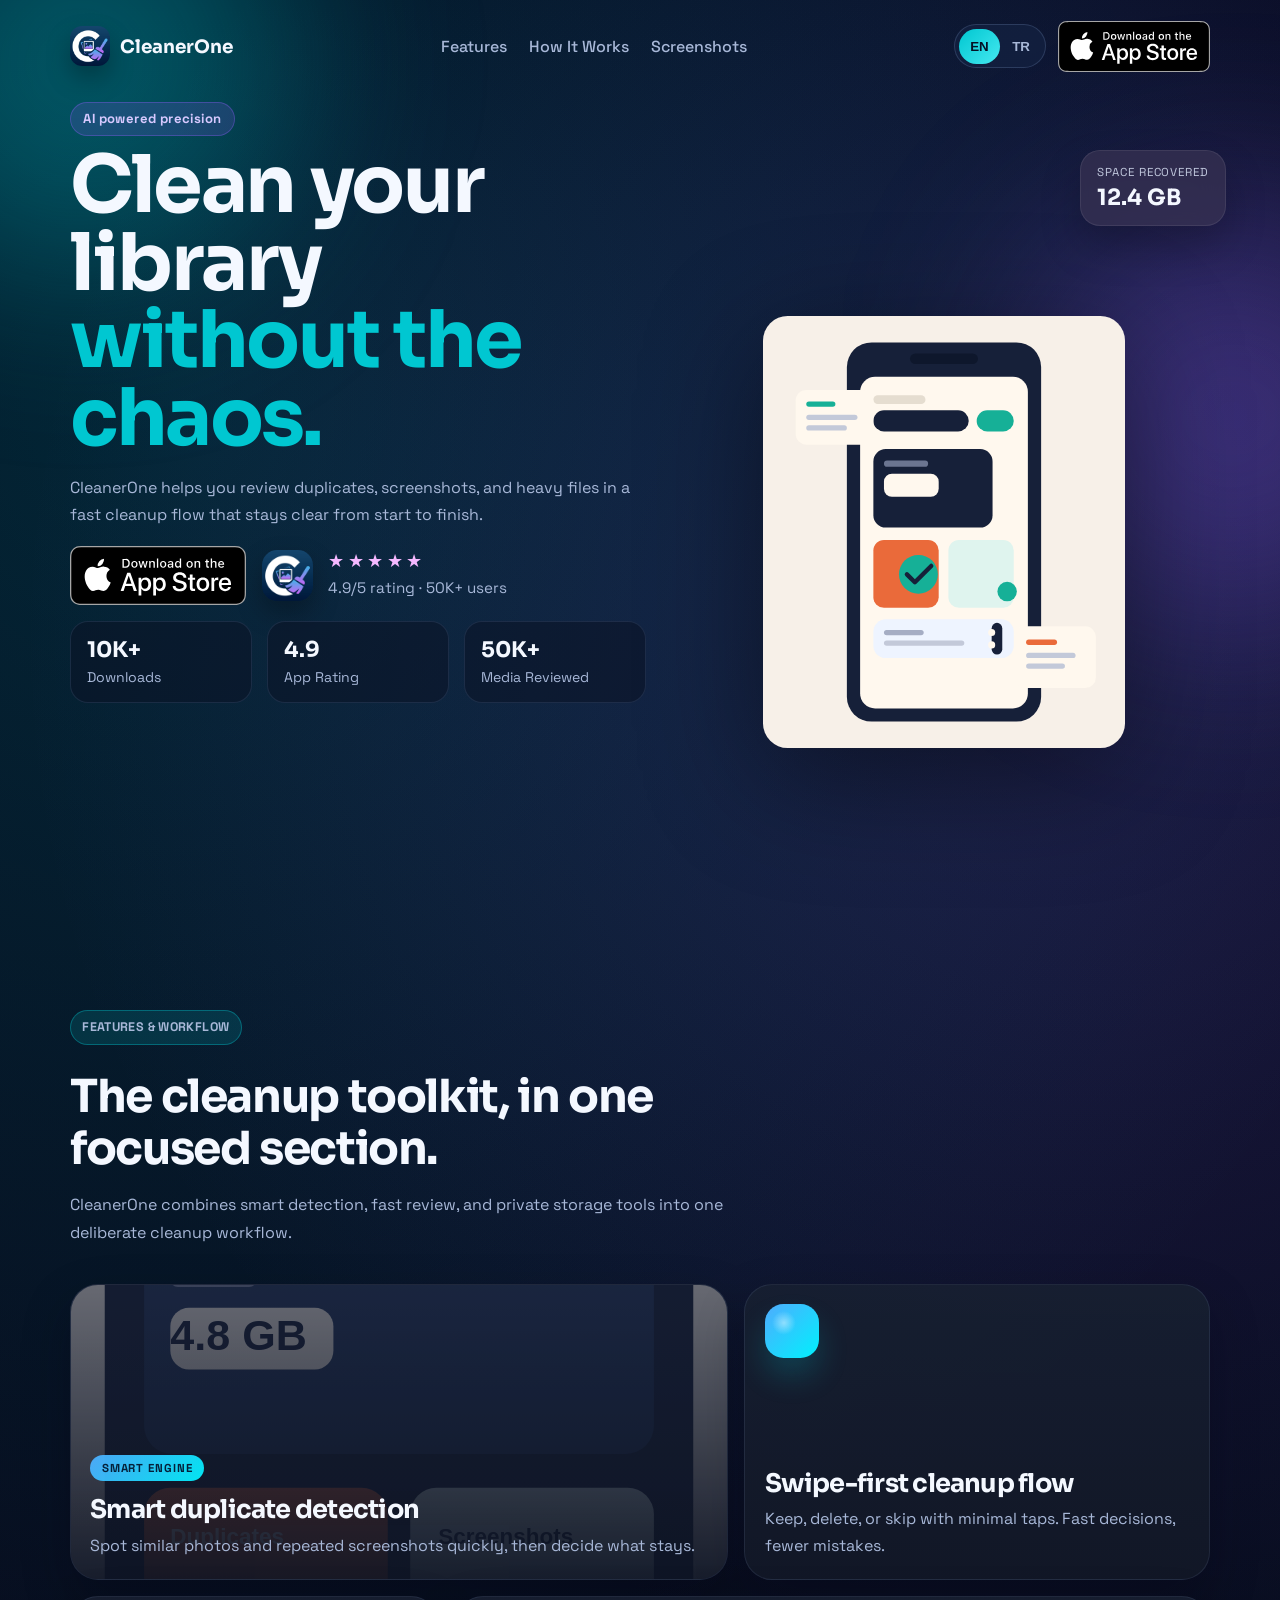
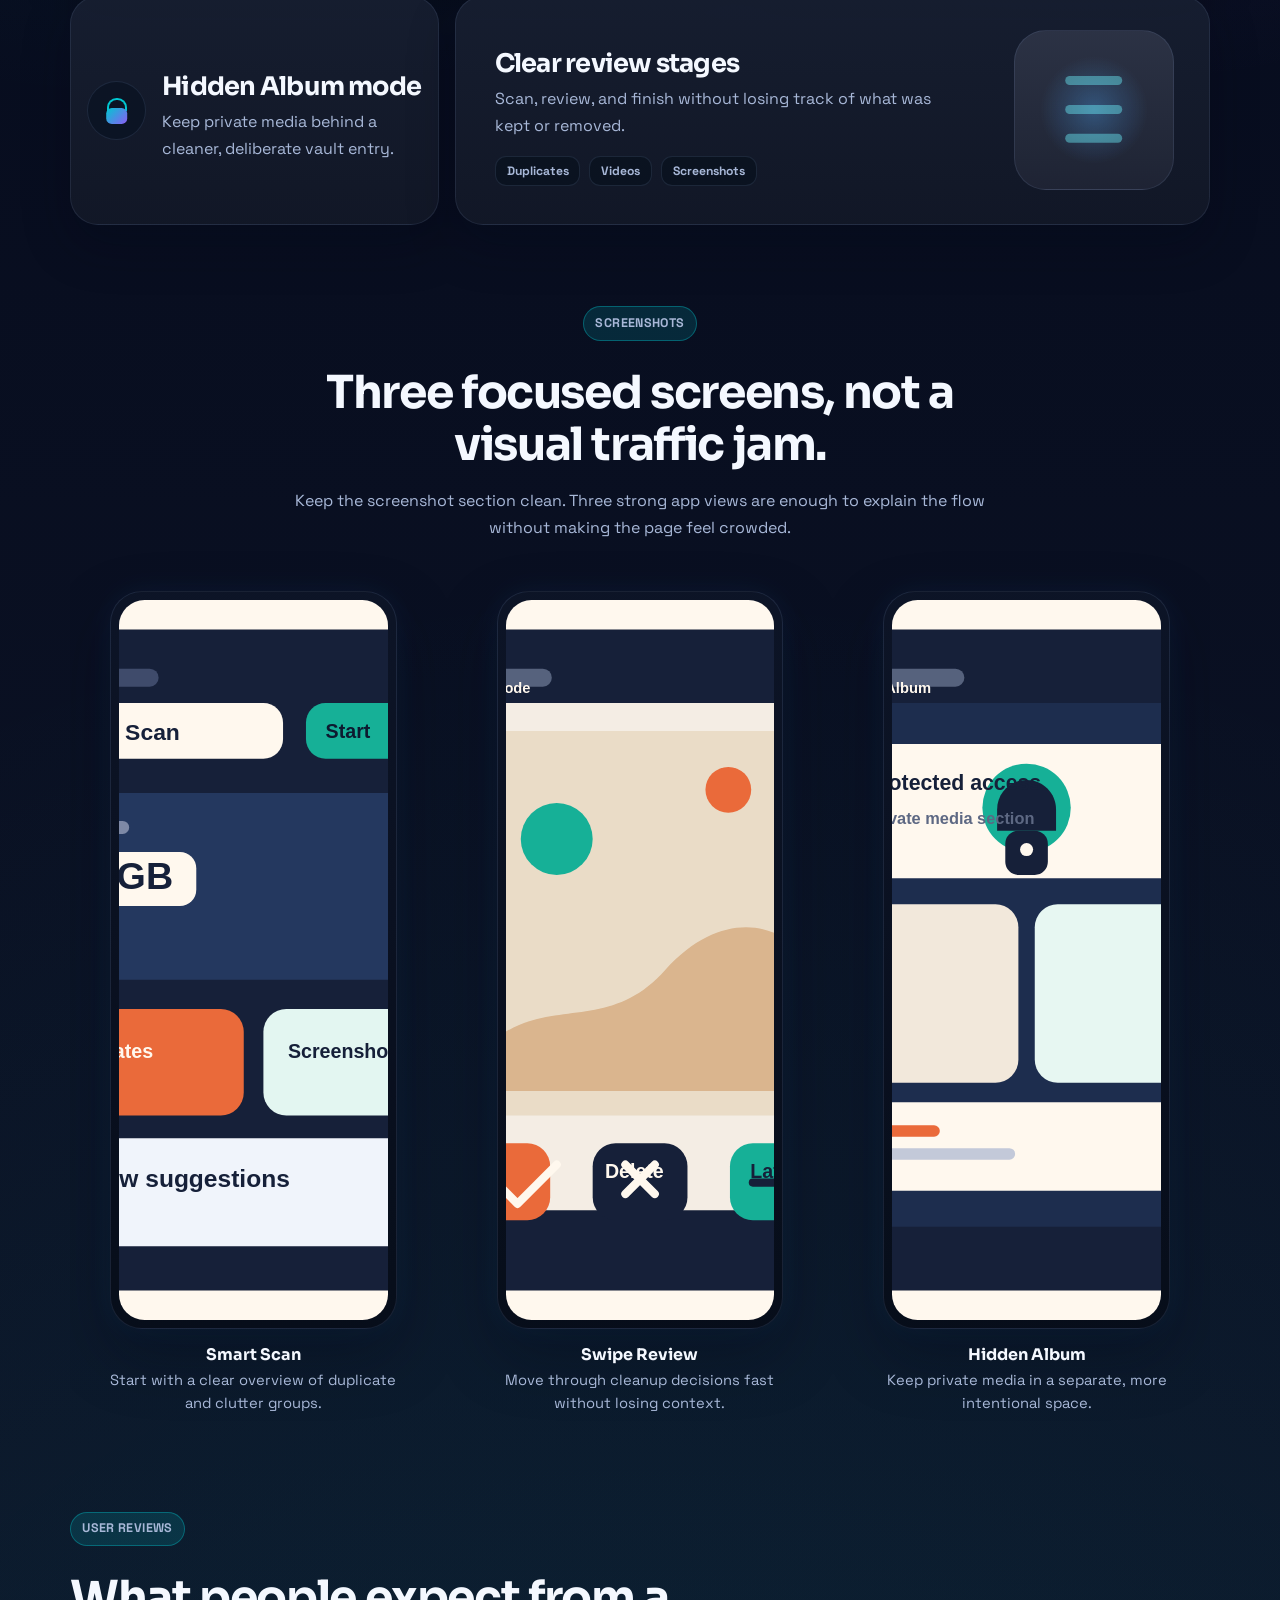
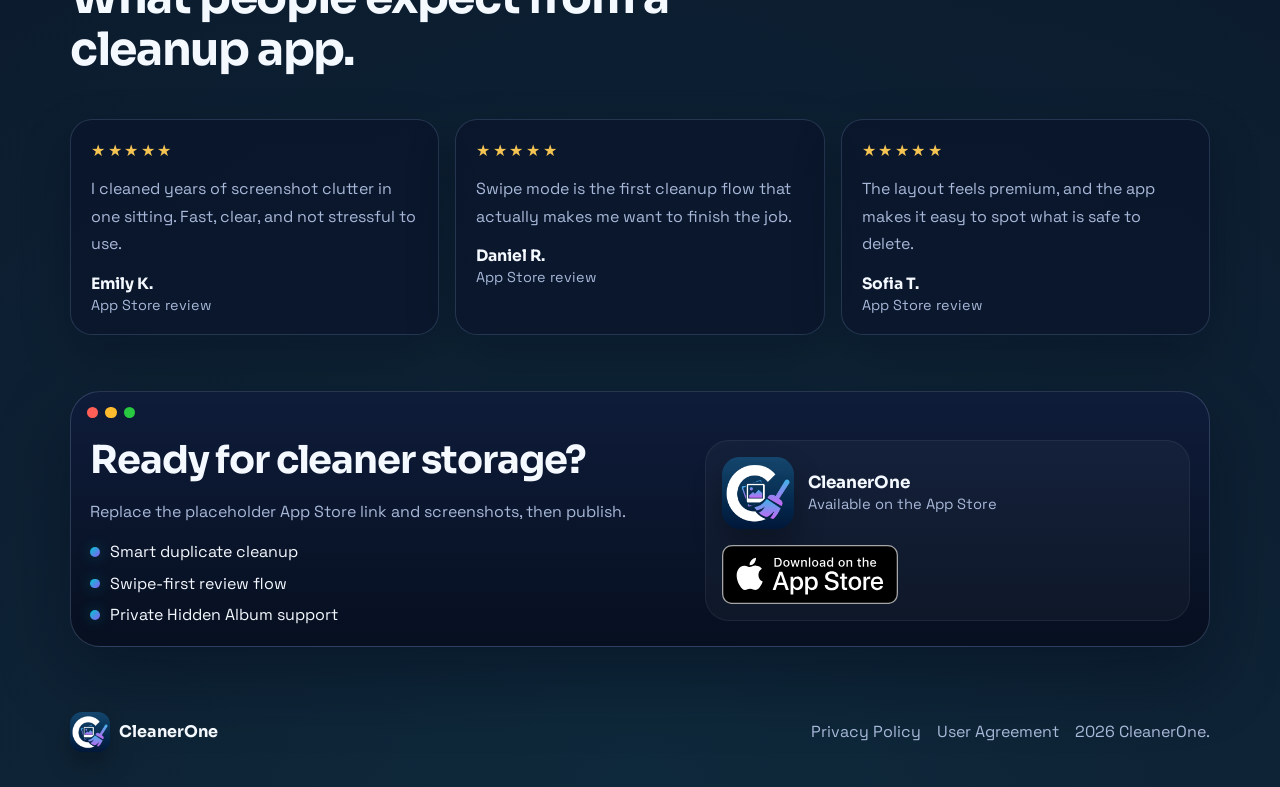
<file: index.html>
<!DOCTYPE html>
<html lang="en">
  <head>
    <meta charset="UTF-8" />
    <meta name="viewport" content="width=device-width, initial-scale=1.0" />
    <title>CleanerOne | Smart Photo Cleanup</title>
    <meta
      name="description"
      content="CleanerOne helps you remove duplicate photos, screenshots, and clutter with a clean swipe-first experience."
    />
    <link rel="preconnect" href="https://fonts.googleapis.com" />
    <link rel="preconnect" href="https://fonts.gstatic.com" crossorigin />
    <link
      href="https://fonts.googleapis.com/css2?family=Sora:wght@400;600;700;800&family=Space+Grotesk:wght@400;500;700&display=swap"
      rel="stylesheet"
    />
    <link rel="stylesheet" href="style.css" />
  </head>
  <body class="landing-shell">
    <div class="bg-orb bg-orb--teal"></div>
    <div class="bg-orb bg-orb--purple"></div>

    <header class="topbar">
      <a class="brand" href="#top" aria-label="CleanerOne home">
        <img src="assets/app-icon.png" alt="" width="40" height="40" />
        <span>CleanerOne</span>
      </a>

      <nav class="nav-desktop" aria-label="Primary">
        <a href="#overview" data-i18n="nav_features">Features</a>
        <a href="#overview" data-i18n="nav_how">How It Works</a>
        <a href="#screens" data-i18n="nav_screens">Screenshots</a>
      </nav>

      <div class="topbar-actions">
        <div class="lang-switch" role="group" aria-label="Language switch">
          <button class="lang-btn is-active" data-lang="en" type="button">EN</button>
          <button class="lang-btn" data-lang="tr" type="button">TR</button>
        </div>
        <a class="topbar-badge" href="#" aria-label="Download on the App Store">
          <img
            src="assets/app-store-badge.svg"
            alt="Download on the App Store"
            width="140"
            height="46"
          />
        </a>
      </div>
    </header>

    <main id="top">
      <section class="hero block">
        <div class="hero-copy reveal">
          <span class="pill" data-i18n="hero_badge">Available on iOS</span>
          <h1>
            <span data-i18n="hero_title_top">Clean your library</span>
            <em data-i18n="hero_title_em">without the chaos.</em>
          </h1>
          <p data-i18n="hero_subtitle">
            CleanerOne helps you review duplicates, screenshots, and heavy files in a
            fast cleanup flow that stays clear from start to finish.
          </p>

          <div class="hero-actions">
            <a class="store-link" href="#" aria-label="Download on the App Store">
              <img
                src="assets/app-store-badge.svg"
                alt="Download on the App Store"
                width="180"
                height="60"
              />
            </a>

            <div class="hero-rating">
              <img src="assets/app-icon.png" alt="" width="48" height="48" />
              <div class="hero-rating__meta">
                <div class="hero-rating__stars" aria-hidden="true">★★★★★</div>
                <p data-i18n="hero_rating_line">4.9/5 rating · 50K+ users</p>
              </div>
            </div>
          </div>

          <div class="hero-stats">
            <article>
              <strong>10K+</strong>
              <span data-i18n="metric_downloads">Downloads</span>
            </article>
            <article>
              <strong>4.9</strong>
              <span data-i18n="metric_rating">App Rating</span>
            </article>
            <article>
              <strong>50K+</strong>
              <span data-i18n="metric_cleaned">Media Reviewed</span>
            </article>
          </div>
        </div>

        <div class="hero-art reveal">
          <div class="hero-stage">
            <img
              src="assets/hero-phone.svg"
              alt="CleanerOne app screen placeholder"
              width="700"
              height="860"
            />
          </div>
          <div class="hero-chip">
            <span data-i18n="hero_chip_label">Space recovered</span>
            <strong>12.4 GB</strong>
          </div>
        </div>
      </section>

      <section class="block overview-section" id="overview">
        <div class="section-head">
          <p class="kicker" data-i18n="overview_kicker">Features & Workflow</p>
          <h2 data-i18n="overview_title">The cleanup toolkit, in one focused section.</h2>
          <p data-i18n="overview_body">
            CleanerOne combines smart detection, fast review, and private storage tools
            into one deliberate cleanup workflow.
          </p>
        </div>

        <div class="toolkit-grid">
          <article class="toolkit-card toolkit-card--featured reveal">
            <div class="toolkit-card__bg">
              <img
                src="assets/shot-smart-scan.svg"
                alt="Smart scan background preview"
                width="560"
                height="720"
              />
            </div>
            <div class="toolkit-card__content">
              <span class="toolkit-pill" data-i18n="toolkit_badge_1">Smart Engine</span>
              <h3 data-i18n="feature_1_title">Smart duplicate detection</h3>
              <p data-i18n="feature_1_body">
                Spot similar photos and repeated screenshots quickly, then decide what stays.
              </p>
            </div>
          </article>

          <article class="toolkit-card toolkit-card--compact reveal">
            <div class="toolkit-icon toolkit-icon--cyan"></div>
            <div>
              <h3 data-i18n="feature_2_title">Swipe-first cleanup flow</h3>
              <p data-i18n="feature_2_body">
                Keep, delete, or skip with minimal taps. Fast decisions, fewer mistakes.
              </p>
            </div>
          </article>

          <article class="toolkit-card toolkit-card--inline reveal">
            <div class="toolkit-inline-icon toolkit-inline-icon--lock"></div>
            <div>
              <h3 data-i18n="feature_3_title">Hidden Album mode</h3>
              <p data-i18n="feature_3_body">
                Keep private media behind a cleaner, deliberate vault entry.
              </p>
            </div>
          </article>

          <article class="toolkit-card toolkit-card--wide reveal">
            <div class="toolkit-card__content">
              <h3 data-i18n="feature_4_title">Clear review stages</h3>
              <p data-i18n="feature_4_body">
                Scan, review, and finish without losing track of what was kept or removed.
              </p>
              <div class="toolkit-tags">
                <span data-i18n="toolkit_tag_1">Duplicates</span>
                <span data-i18n="toolkit_tag_2">Videos</span>
                <span data-i18n="toolkit_tag_3">Screenshots</span>
              </div>
            </div>
            <div class="toolkit-data-orb" aria-hidden="true"></div>
          </article>
        </div>
      </section>

      <section class="block screenshots-section" id="screens">
        <div class="section-head section-head--centered">
          <p class="kicker" data-i18n="screens_kicker">Screenshots</p>
          <h2 data-i18n="screens_title">Three focused screens, not a visual traffic jam.</h2>
          <p data-i18n="screens_body">
            Keep the screenshot section clean. Three strong app views are enough to explain
            the flow without making the page feel crowded.
          </p>
        </div>

        <div class="screens-row">
          <figure class="screen-card screen-card--left reveal">
            <div class="screen-card__frame">
              <img
                src="assets/shot-smart-scan.svg"
                alt="Smart scan preview"
                width="560"
                height="720"
              />
            </div>
            <figcaption>
              <strong data-i18n="screen_1_title">Smart Scan</strong>
              <span data-i18n="screen_1_body">Start with a clear overview of duplicate and clutter groups.</span>
            </figcaption>
          </figure>

          <figure class="screen-card screen-card--center reveal">
            <div class="screen-card__frame">
              <img
                src="assets/shot-swipe-mode.svg"
                alt="Swipe mode preview"
                width="560"
                height="720"
              />
            </div>
            <figcaption>
              <strong data-i18n="screen_2_title">Swipe Review</strong>
              <span data-i18n="screen_2_body">Move through cleanup decisions fast without losing context.</span>
            </figcaption>
          </figure>

          <figure class="screen-card screen-card--right reveal">
            <div class="screen-card__frame">
              <img
                src="assets/shot-hidden-vault.svg"
                alt="Hidden album preview"
                width="560"
                height="720"
              />
            </div>
            <figcaption>
              <strong data-i18n="screen_3_title">Hidden Album</strong>
              <span data-i18n="screen_3_body">Keep private media in a separate, more intentional space.</span>
            </figcaption>
          </figure>
        </div>
      </section>

      <section class="block section-head" id="reviews">
        <p class="kicker" data-i18n="reviews_kicker">User Reviews</p>
        <h2 data-i18n="reviews_title">What people expect from a cleanup app.</h2>
      </section>

      <section class="block review-grid">
        <article class="review-card reveal">
          <div class="review-stars" aria-hidden="true">★★★★★</div>
          <p data-i18n="review_1_body">
            I cleaned years of screenshot clutter in one sitting. Fast, clear, and not
            stressful to use.
          </p>
          <div class="review-meta">
            <strong data-i18n="review_1_name">Emily K.</strong>
            <span data-i18n="review_meta_label">App Store review</span>
          </div>
        </article>

        <article class="review-card reveal">
          <div class="review-stars" aria-hidden="true">★★★★★</div>
          <p data-i18n="review_2_body">
            Swipe mode is the first cleanup flow that actually makes me want to finish the job.
          </p>
          <div class="review-meta">
            <strong data-i18n="review_2_name">Daniel R.</strong>
            <span data-i18n="review_meta_label">App Store review</span>
          </div>
        </article>

        <article class="review-card reveal">
          <div class="review-stars" aria-hidden="true">★★★★★</div>
          <p data-i18n="review_3_body">
            The layout feels premium, and the app makes it easy to spot what is safe to delete.
          </p>
          <div class="review-meta">
            <strong data-i18n="review_3_name">Sofia T.</strong>
            <span data-i18n="review_meta_label">App Store review</span>
          </div>
        </article>
      </section>

      <section class="block final-cta">
        <div class="cta-window reveal">
          <div class="cta-window__chrome" aria-hidden="true">
            <span></span>
            <span></span>
            <span></span>
          </div>

          <div class="cta-window__body">
            <div class="cta-window__copy">
              <h2 data-i18n="cta_title">Ready for cleaner storage?</h2>
              <p data-i18n="cta_body">
                Replace the placeholder App Store link and screenshots, then publish.
              </p>

              <ul class="cta-points">
                <li data-i18n="cta_point_1">Smart duplicate cleanup</li>
                <li data-i18n="cta_point_2">Swipe-first review flow</li>
                <li data-i18n="cta_point_3">Private Hidden Album support</li>
              </ul>
            </div>

            <div class="cta-window__aside">
              <div class="cta-app">
                <img src="assets/app-icon.png" alt="" width="72" height="72" />
                <div>
                  <strong>CleanerOne</strong>
                  <span data-i18n="cta_badge_note">Available on App Store</span>
                </div>
              </div>

              <a class="store-link store-link--cta" href="#" aria-label="Download on the App Store">
                <img
                  src="assets/app-store-badge.svg"
                  alt="Download on the App Store"
                  width="180"
                  height="60"
                />
              </a>
            </div>
          </div>
        </div>
      </section>
    </main>

    <footer class="footer block">
      <div class="footer-brand">
        <img src="assets/app-icon.png" alt="" width="28" height="28" />
        <span>CleanerOne</span>
      </div>
      <div class="footer-links">
        <a href="privacy/" data-i18n="privacy_link">Privacy Policy</a>
        <a href="terms/" data-i18n="terms_link">User Agreement</a>
      </div>
      <p class="footer-note">
        <span id="current-year"></span> CleanerOne.
      </p>
    </footer>

    <script src="app.js"></script>
  </body>
</html>
</file>
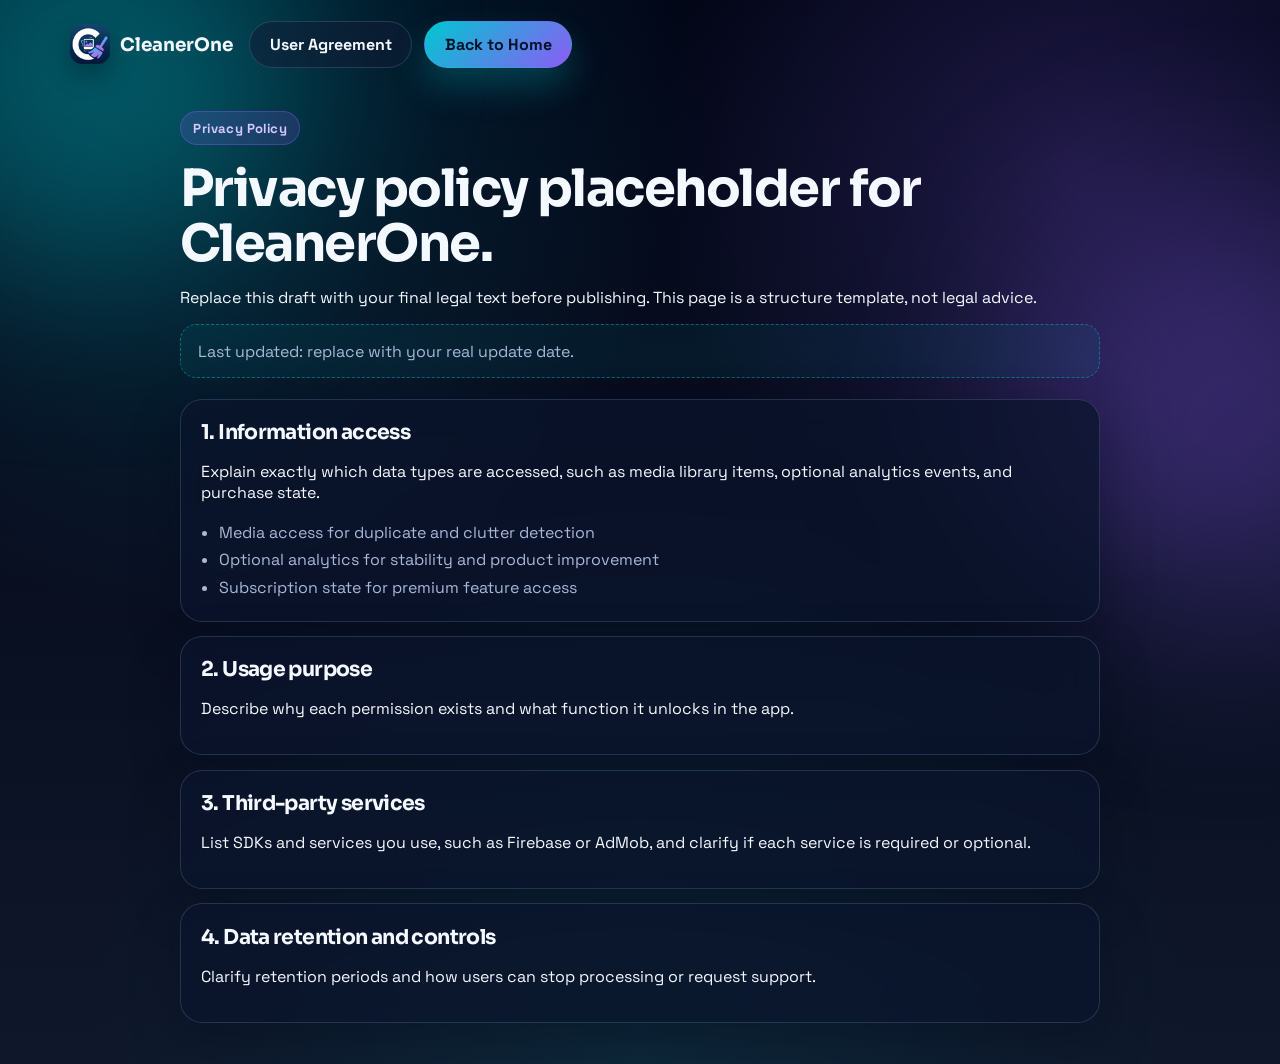
<file: privacy/index.html>
<!DOCTYPE html>
<html lang="en">
  <head>
    <meta charset="UTF-8" />
    <meta name="viewport" content="width=device-width, initial-scale=1.0" />
    <title>CleanerOne Privacy Policy</title>
    <meta name="description" content="CleanerOne privacy policy placeholder page." />
    <link rel="preconnect" href="https://fonts.googleapis.com" />
    <link rel="preconnect" href="https://fonts.gstatic.com" crossorigin />
    <link
      href="https://fonts.googleapis.com/css2?family=Sora:wght@400;600;700;800&family=Space+Grotesk:wght@400;500;700&display=swap"
      rel="stylesheet"
    />
    <link rel="stylesheet" href="../style.css" />
  </head>
  <body class="landing-shell legal-shell">
    <div class="bg-orb bg-orb--teal"></div>
    <div class="bg-orb bg-orb--purple"></div>

    <header class="topbar">
      <a class="brand" href="../">
        <img src="../assets/app-icon.png" alt="" width="40" height="40" />
        <span>CleanerOne</span>
      </a>
      <div class="topbar-actions">
        <a class="btn btn--ghost" href="../terms/">User Agreement</a>
        <a class="btn btn--primary" href="../">Back to Home</a>
      </div>
    </header>

    <main class="legal-main">
      <span class="pill">Privacy Policy</span>
      <h1>Privacy policy placeholder for CleanerOne.</h1>
      <p>
        Replace this draft with your final legal text before publishing.
        This page is a structure template, not legal advice.
      </p>
      <div class="legal-note">
        Last updated: replace with your real update date.
      </div>

      <section class="legal-stack">
        <article class="legal-card">
          <h2>1. Information access</h2>
          <p>
            Explain exactly which data types are accessed, such as media library items,
            optional analytics events, and purchase state.
          </p>
          <ul>
            <li>Media access for duplicate and clutter detection</li>
            <li>Optional analytics for stability and product improvement</li>
            <li>Subscription state for premium feature access</li>
          </ul>
        </article>

        <article class="legal-card">
          <h2>2. Usage purpose</h2>
          <p>
            Describe why each permission exists and what function it unlocks in the app.
          </p>
        </article>

        <article class="legal-card">
          <h2>3. Third-party services</h2>
          <p>
            List SDKs and services you use, such as Firebase or AdMob, and clarify if
            each service is required or optional.
          </p>
        </article>

        <article class="legal-card">
          <h2>4. Data retention and controls</h2>
          <p>
            Clarify retention periods and how users can stop processing or request support.
          </p>
        </article>

      </section>
    </main>

    <script src="../app.js"></script>
  </body>
</html>
</file>
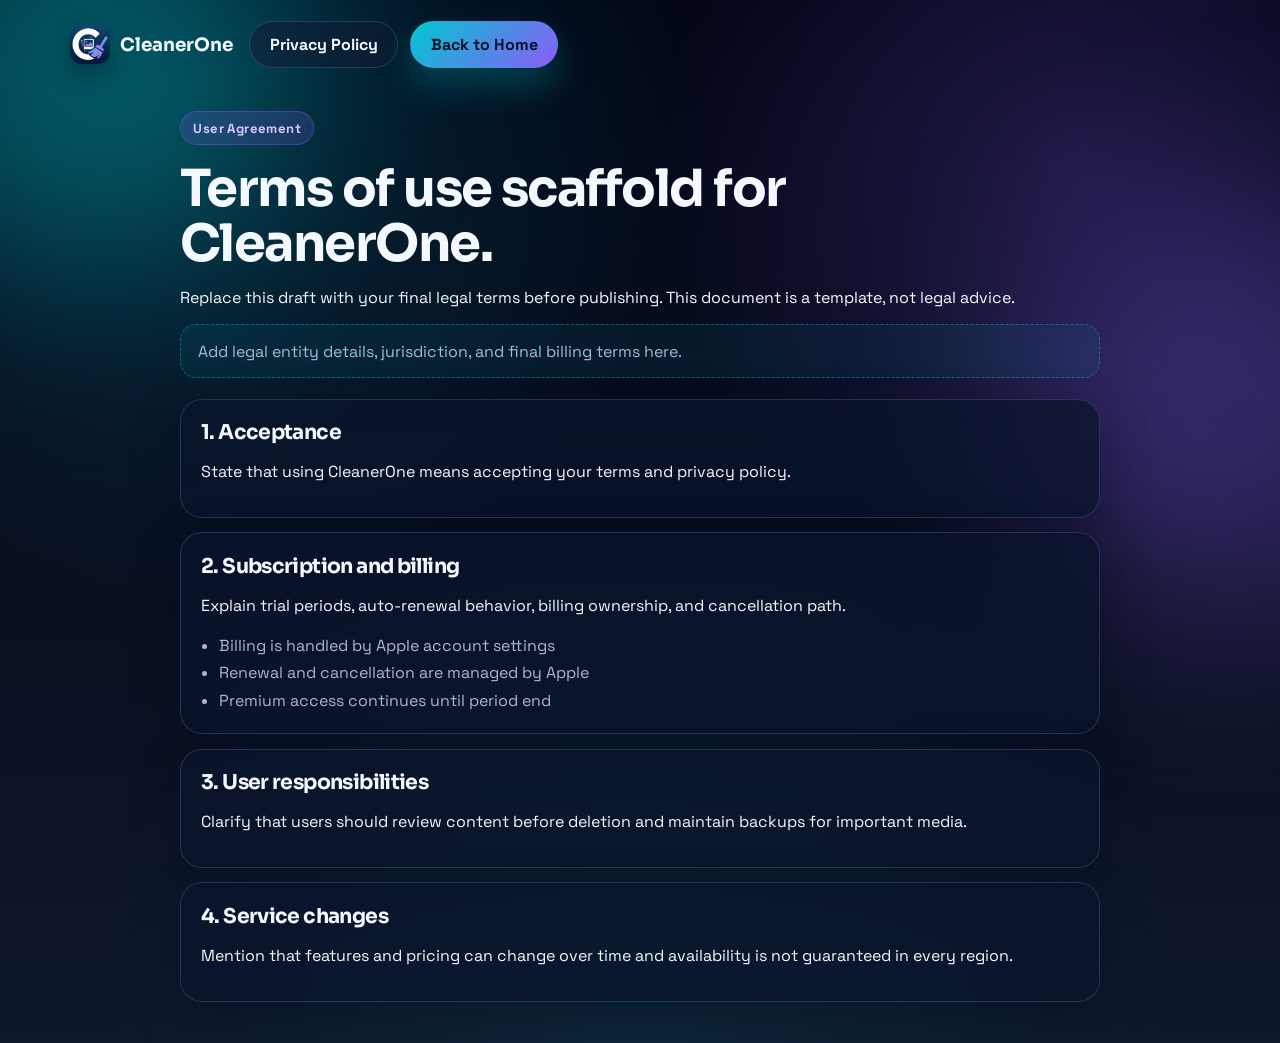
<file: terms/index.html>
<!DOCTYPE html>
<html lang="en">
  <head>
    <meta charset="UTF-8" />
    <meta name="viewport" content="width=device-width, initial-scale=1.0" />
    <title>CleanerOne User Agreement</title>
    <meta name="description" content="CleanerOne user agreement placeholder page." />
    <link rel="preconnect" href="https://fonts.googleapis.com" />
    <link rel="preconnect" href="https://fonts.gstatic.com" crossorigin />
    <link
      href="https://fonts.googleapis.com/css2?family=Sora:wght@400;600;700;800&family=Space+Grotesk:wght@400;500;700&display=swap"
      rel="stylesheet"
    />
    <link rel="stylesheet" href="../style.css" />
  </head>
  <body class="landing-shell legal-shell">
    <div class="bg-orb bg-orb--teal"></div>
    <div class="bg-orb bg-orb--purple"></div>

    <header class="topbar">
      <a class="brand" href="../">
        <img src="../assets/app-icon.png" alt="" width="40" height="40" />
        <span>CleanerOne</span>
      </a>
      <div class="topbar-actions">
        <a class="btn btn--ghost" href="../privacy/">Privacy Policy</a>
        <a class="btn btn--primary" href="../">Back to Home</a>
      </div>
    </header>

    <main class="legal-main">
      <span class="pill">User Agreement</span>
      <h1>Terms of use scaffold for CleanerOne.</h1>
      <p>
        Replace this draft with your final legal terms before publishing.
        This document is a template, not legal advice.
      </p>
      <div class="legal-note">
        Add legal entity details, jurisdiction, and final billing terms here.
      </div>

      <section class="legal-stack">
        <article class="legal-card">
          <h2>1. Acceptance</h2>
          <p>
            State that using CleanerOne means accepting your terms and privacy policy.
          </p>
        </article>

        <article class="legal-card">
          <h2>2. Subscription and billing</h2>
          <p>
            Explain trial periods, auto-renewal behavior, billing ownership, and
            cancellation path.
          </p>
          <ul>
            <li>Billing is handled by Apple account settings</li>
            <li>Renewal and cancellation are managed by Apple</li>
            <li>Premium access continues until period end</li>
          </ul>
        </article>

        <article class="legal-card">
          <h2>3. User responsibilities</h2>
          <p>
            Clarify that users should review content before deletion and maintain backups
            for important media.
          </p>
        </article>

        <article class="legal-card">
          <h2>4. Service changes</h2>
          <p>
            Mention that features and pricing can change over time and availability is
            not guaranteed in every region.
          </p>
        </article>

      </section>
    </main>

    <script src="../app.js"></script>
  </body>
</html>
</file>
<file: style.css>
:root {
  --bg-top: #020617;
  --bg-bottom: #0f172a;
  --panel: rgba(11, 20, 44, 0.72);
  --panel-strong: rgba(10, 19, 40, 0.92);
  --border: rgba(138, 164, 210, 0.22);
  --text-main: #f4f8ff;
  --text-soft: #a8b8d8;
  --primary: #00c7d1;
  --secondary: #8c5cf5;
  --success: #2ed99e;
  --radius-xl: 30px;
  --radius-lg: 22px;
  --radius-md: 16px;
  --max-width: 1140px;
}

* {
  box-sizing: border-box;
}

html {
  scroll-behavior: smooth;
}

body {
  margin: 0;
  min-height: 100vh;
  font-family: "Space Grotesk", sans-serif;
  color: var(--text-main);
  background:
    radial-gradient(circle at 15% 10%, rgba(0, 199, 209, 0.16), transparent 35%),
    radial-gradient(circle at 84% 16%, rgba(140, 92, 245, 0.2), transparent 30%),
    radial-gradient(circle at 50% 100%, rgba(0, 199, 209, 0.1), transparent 45%),
    linear-gradient(180deg, var(--bg-top) 0%, var(--bg-bottom) 100%);
}

a {
  text-decoration: none;
  color: inherit;
}

img {
  max-width: 100%;
  display: block;
}

.landing-shell {
  position: relative;
  overflow-x: clip;
}

.bg-orb {
  position: fixed;
  width: 26rem;
  height: 26rem;
  border-radius: 999px;
  filter: blur(95px);
  z-index: 0;
  pointer-events: none;
}

.bg-orb--teal {
  top: -9rem;
  left: -8rem;
  background: rgba(0, 199, 209, 0.33);
}

.bg-orb--purple {
  right: -10rem;
  top: 13rem;
  background: rgba(140, 92, 245, 0.3);
}

.topbar,
.block {
  position: relative;
  z-index: 1;
  width: min(calc(100% - 2rem), var(--max-width));
  margin: 0 auto;
}

.topbar {
  display: grid;
  grid-template-columns: auto 1fr auto;
  align-items: center;
  gap: 1rem;
  padding: 0.95rem 0;
  margin-top: 0.35rem;
  border: 0;
  border-radius: 0;
  background: transparent;
  box-shadow: none;
}

.brand {
  display: inline-flex;
  align-items: center;
  gap: 0.65rem;
  font-family: "Sora", sans-serif;
  font-weight: 700;
  font-size: 1.15rem;
}

.brand img,
.footer-brand img {
  width: 2.5rem;
  height: 2.5rem;
  border-radius: 0.75rem;
  box-shadow: 0 12px 24px rgba(0, 0, 0, 0.28);
}

.nav-desktop {
  display: inline-flex;
  justify-content: center;
  flex-wrap: wrap;
  gap: 1.4rem;
  color: var(--text-soft);
}

.nav-desktop a {
  font-weight: 500;
  white-space: nowrap;
}

.nav-desktop a:hover,
.nav-desktop a:focus-visible {
  color: var(--text-main);
}

.topbar-actions {
  display: flex;
  align-items: center;
  gap: 0.75rem;
}

.topbar-badge {
  display: inline-flex;
  align-items: center;
  flex-shrink: 0;
}

.topbar-badge img {
  width: 152px;
  height: auto;
}

.lang-switch {
  display: inline-flex;
  background: rgba(20, 34, 66, 0.72);
  border: 1px solid var(--border);
  border-radius: 999px;
  padding: 0.2rem;
  flex-shrink: 0;
}

.lang-btn {
  border: 0;
  background: transparent;
  color: var(--text-soft);
  width: 2.6rem;
  min-width: 2.6rem;
  height: 2.2rem;
  border-radius: 999px;
  cursor: pointer;
  font-weight: 700;
  line-height: 1;
  text-align: center;
}

.lang-btn.is-active {
  color: #051125;
  background: linear-gradient(135deg, var(--primary), #45e8f0);
}

.btn {
  display: inline-flex;
  align-items: center;
  justify-content: center;
  min-height: 2.95rem;
  padding: 0.72rem 1.22rem;
  border-radius: 999px;
  font-weight: 700;
  border: 1px solid transparent;
  transition:
    transform 170ms ease,
    box-shadow 170ms ease,
    border-color 170ms ease;
}

.btn:hover,
.btn:focus-visible {
  transform: translateY(-1px);
}

.btn--primary {
  background: linear-gradient(135deg, var(--primary), var(--secondary));
  color: #06132a;
  box-shadow: 0 18px 34px rgba(0, 199, 209, 0.25);
}

.btn--ghost {
  color: var(--text-main);
  border-color: var(--border);
  background: rgba(17, 28, 53, 0.55);
}

.block {
  padding: 2.15rem 0;
}

.hero {
  display: grid;
  gap: 2rem;
  align-items: start;
  grid-template-columns: 1.04fr 0.96fr;
  padding: 0.95rem 0 0.9rem;
  margin-top: 0;
  border: 0;
  border-radius: 0;
  background: transparent;
  box-shadow: none;
}

.pill,
.kicker,
.step-badge,
.card-index {
  display: inline-flex;
  align-items: center;
  border-radius: 999px;
  font-weight: 700;
  letter-spacing: 0.03em;
}

.pill {
  padding: 0.46rem 0.78rem;
  background: rgba(140, 92, 245, 0.18);
  border: 1px solid rgba(140, 92, 245, 0.35);
  color: #d7c9ff;
  font-size: 0.82rem;
}

h1,
h2,
h3 {
  margin: 0;
  font-family: "Sora", sans-serif;
  letter-spacing: -0.03em;
}

.hero h1 {
  margin-top: 0.7rem;
  max-width: 9.2ch;
  font-size: clamp(3rem, 6.2vw, 5.7rem);
  line-height: 0.98;
}

.hero h1 em {
  color: var(--primary);
  font-style: normal;
  display: block;
}

.hero p,
.card p,
.step-card p,
.section-head p,
.cta p,
.footer-note {
  color: var(--text-soft);
  line-height: 1.72;
}

.hero-actions {
  display: flex;
  flex-wrap: wrap;
  align-items: center;
  gap: 1rem;
  margin-top: 1.05rem;
}

.store-link {
  display: inline-flex;
  flex-shrink: 0;
  transition: transform 180ms ease, box-shadow 180ms ease;
}

.store-link:hover,
.store-link:focus-visible {
  transform: translateY(-2px);
}

.store-link img {
  width: 176px;
  height: auto;
}

.hero-rating {
  display: inline-flex;
  align-items: center;
  gap: 0.95rem;
}

.hero-rating img {
  width: 3.2rem;
  height: 3.2rem;
  border-radius: 0.95rem;
  box-shadow: 0 12px 26px rgba(0, 0, 0, 0.28);
}

.hero-rating__meta {
  display: grid;
  gap: 0.18rem;
}

.hero-rating__stars {
  color: #f5b8ff;
  letter-spacing: 0.2em;
  font-size: 1.1rem;
}

.hero-rating__meta p {
  margin: 0;
  font-size: 0.95rem;
}

.hero-stats {
  display: grid;
  grid-template-columns: repeat(3, minmax(0, 1fr));
  gap: 0.9rem;
  margin-top: 1rem;
}

.hero-stats article {
  padding: 0.9rem 1rem;
  border-radius: 18px;
  border: 1px solid rgba(138, 164, 210, 0.14);
  background: rgba(12, 20, 38, 0.58);
}

.hero-stats strong {
  display: block;
  font-family: "Sora", sans-serif;
  font-size: 1.35rem;
  margin-bottom: 0.2rem;
}

.hero-stats span {
  color: var(--text-soft);
  font-size: 0.88rem;
}

.hero-art {
  position: relative;
}

.hero-stage {
  position: relative;
  display: flex;
  justify-content: center;
  align-items: flex-start;
  min-height: 22.8rem;
  padding: 0;
  border-radius: 0;
  background: transparent;
}

.hero-stage img {
  max-width: 22.6rem;
  filter: drop-shadow(0 28px 60px rgba(0, 0, 0, 0.45));
}

.hero-chip {
  position: absolute;
  right: -1rem;
  top: 3rem;
  display: grid;
  gap: 0.2rem;
  padding: 0.9rem 1rem;
  border-radius: 20px;
  background: rgba(56, 50, 82, 0.72);
  border: 1px solid rgba(255, 255, 255, 0.08);
  backdrop-filter: blur(14px);
  box-shadow: 0 20px 40px rgba(0, 0, 0, 0.24);
}

.hero-chip span {
  font-size: 0.72rem;
  letter-spacing: 0.08em;
  text-transform: uppercase;
  color: #c2c9de;
}

.hero-chip strong {
  font-family: "Sora", sans-serif;
  font-size: 1.4rem;
}

.section-head {
  padding-bottom: 0.5rem;
}

.kicker {
  padding: 0.35rem 0.7rem;
  background: rgba(0, 199, 209, 0.15);
  border: 1px solid rgba(0, 199, 209, 0.36);
  color: #9df5fb;
  font-size: 0.78rem;
  text-transform: uppercase;
}

.section-head h2 {
  margin-top: 0.85rem;
  max-width: 18ch;
  font-size: clamp(1.7rem, 3.8vw, 2.85rem);
  line-height: 1.14;
}

.review-grid {
  display: grid;
  gap: 1rem;
}

.card,
.step-card,
.shot,
.cta,
.legal-card {
  border: 1px solid var(--border);
  border-radius: var(--radius-lg);
  background: var(--panel);
  backdrop-filter: blur(14px);
  box-shadow: 0 20px 48px rgba(0, 8, 22, 0.34);
}

.card,
.step-card {
  padding: 1.25rem;
}

.card-index {
  padding: 0.22rem 0.55rem;
  font-size: 0.8rem;
  color: #0d203f;
  background: linear-gradient(135deg, var(--primary), #5de8ee);
}

.card h3,
.step-card h3 {
  margin: 0.8rem 0 0.52rem;
}

.overview-section .section-head {
  max-width: 44rem;
  margin-bottom: 0.85rem;
}

.overview-section {
  padding-top: 1.35rem;
}

.toolkit-grid {
  display: grid;
  grid-template-columns: repeat(12, minmax(0, 1fr));
  gap: 1rem;
  min-height: 27rem;
}

.toolkit-card {
  position: relative;
  overflow: hidden;
  border: 1px solid rgba(138, 164, 210, 0.12);
  border-radius: 28px;
  background: linear-gradient(180deg, rgba(23, 31, 49, 0.94), rgba(18, 24, 39, 0.96));
  box-shadow: 0 20px 48px rgba(0, 8, 22, 0.28);
}

.toolkit-card--featured {
  grid-column: span 7;
  min-height: 18.5rem;
  display: flex;
  align-items: flex-end;
}

.toolkit-card--compact {
  grid-column: span 5;
  display: grid;
  align-content: space-between;
  padding: 1.2rem;
}

.toolkit-card--inline {
  grid-column: span 4;
  display: flex;
  align-items: center;
  gap: 1rem;
  padding: 1rem;
}

.toolkit-card--wide {
  grid-column: span 8;
  display: grid;
  grid-template-columns: 1fr 12rem;
  gap: 1rem;
  align-items: center;
  padding: 1.2rem;
}

.toolkit-card__bg {
  position: absolute;
  inset: 0;
  opacity: 0.42;
}

.toolkit-card__bg::after {
  content: "";
  position: absolute;
  inset: 0;
  background: linear-gradient(180deg, rgba(12, 19, 36, 0.16), rgba(12, 19, 36, 0.9));
}

.toolkit-card__bg img {
  width: 100%;
  height: 100%;
  object-fit: cover;
}

.toolkit-card__content {
  position: relative;
  z-index: 1;
  padding: 1.2rem;
}

.toolkit-card h3 {
  margin: 0.75rem 0 0.45rem;
  font-size: clamp(1.25rem, 2vw, 1.95rem);
}

.toolkit-card p {
  margin: 0;
  color: var(--text-soft);
  line-height: 1.68;
}

.toolkit-pill {
  display: inline-flex;
  align-items: center;
  padding: 0.38rem 0.72rem;
  border-radius: 999px;
  background: linear-gradient(135deg, rgba(79, 172, 254, 0.95), rgba(0, 241, 253, 0.95));
  color: #05203a;
  font-size: 0.72rem;
  font-weight: 800;
  text-transform: uppercase;
  letter-spacing: 0.08em;
}

.toolkit-icon {
  width: 3.4rem;
  height: 3.4rem;
  border-radius: 1.15rem;
  box-shadow: 0 18px 30px rgba(0, 199, 209, 0.2);
}

.toolkit-icon--cyan {
  background:
    radial-gradient(circle at 35% 35%, rgba(255, 255, 255, 0.45), transparent 24%),
    linear-gradient(135deg, rgba(79, 172, 254, 1), rgba(0, 241, 253, 1));
}

.toolkit-inline-icon {
  width: 3.7rem;
  height: 3.7rem;
  flex: 0 0 auto;
  border-radius: 999px;
  background: rgba(11, 19, 36, 0.8);
  border: 1px solid rgba(138, 164, 210, 0.14);
  position: relative;
}

.toolkit-inline-icon--lock::before,
.toolkit-inline-icon--lock::after {
  content: "";
  position: absolute;
  left: 50%;
  transform: translateX(-50%);
}

.toolkit-inline-icon--lock::before {
  top: 1rem;
  width: 1rem;
  height: 0.7rem;
  border: 2px solid var(--primary);
  border-bottom: 0;
  border-radius: 0.6rem 0.6rem 0 0;
}

.toolkit-inline-icon--lock::after {
  top: 1.65rem;
  width: 1.35rem;
  height: 1rem;
  border-radius: 0.35rem;
  background: linear-gradient(135deg, var(--primary), var(--secondary));
}

.toolkit-tags {
  display: flex;
  flex-wrap: wrap;
  gap: 0.55rem;
  margin-top: 1rem;
}

.toolkit-tags span {
  padding: 0.36rem 0.68rem;
  border-radius: 0.7rem;
  background: rgba(10, 18, 32, 0.84);
  border: 1px solid rgba(138, 164, 210, 0.14);
  color: var(--text-soft);
  font-size: 0.76rem;
  font-weight: 700;
}

.toolkit-data-orb {
  width: 10rem;
  height: 10rem;
  justify-self: center;
  border-radius: 2rem;
  background:
    radial-gradient(circle at center, rgba(79, 172, 254, 0.32), transparent 48%),
    linear-gradient(180deg, rgba(46, 52, 71, 0.92), rgba(32, 37, 53, 0.92));
  border: 1px solid rgba(138, 164, 210, 0.14);
  position: relative;
}

.toolkit-data-orb::before,
.toolkit-data-orb::after {
  content: "";
  position: absolute;
  left: 50%;
  transform: translateX(-50%);
  border-radius: 999px;
  background: rgba(111, 246, 255, 0.42);
}

.toolkit-data-orb::before {
  top: 2.8rem;
  width: 3.6rem;
  height: 0.55rem;
}

.toolkit-data-orb::after {
  top: 4.6rem;
  width: 3.6rem;
  height: 0.55rem;
  box-shadow: 0 1.8rem 0 rgba(111, 246, 255, 0.42);
}

.section-head--centered {
  max-width: 46rem;
  margin-inline: auto;
  text-align: center;
}

.section-head--centered h2 {
  max-width: none;
}

.screenshots-section {
  overflow: hidden;
}

.screens-row {
  display: grid;
  grid-template-columns: repeat(3, minmax(0, 1fr));
  gap: 1.25rem;
  padding-top: 0.55rem;
}

.screen-card {
  display: grid;
  gap: 0.95rem;
  transition: transform 200ms ease, box-shadow 200ms ease;
}

.screen-card:hover {
  transform: translateY(-8px);
}

.screen-card--left {
  transform: rotate(-3deg);
}

.screen-card--center {
  transform: translateY(-8px);
}

.screen-card--right {
  transform: rotate(3deg);
}

.screen-card--left:hover,
.screen-card--center:hover,
.screen-card--right:hover {
  transform: translateY(-12px);
}

.screen-card__frame {
  padding: 0.5rem;
  border-radius: 2rem;
  background: linear-gradient(180deg, rgba(13, 21, 39, 0.96), rgba(7, 13, 26, 0.96));
  border: 1px solid rgba(138, 164, 210, 0.14);
  box-shadow:
    0 26px 60px rgba(0, 8, 22, 0.34),
    0 0 30px rgba(79, 172, 254, 0.08);
}

.screen-card__frame img {
  width: 100%;
  aspect-ratio: 9 / 15;
  object-fit: cover;
  object-position: center top;
  border-radius: 1.6rem;
}

.screen-card figcaption {
  display: grid;
  gap: 0.25rem;
  text-align: center;
}

.screen-card strong {
  font-family: "Sora", sans-serif;
  font-size: 1rem;
}

.screen-card span {
  color: var(--text-soft);
  font-size: 0.92rem;
  line-height: 1.55;
}

.review-grid {
  grid-template-columns: repeat(3, minmax(0, 1fr));
}

.review-card {
  padding: 1.25rem;
  border: 1px solid var(--border);
  border-radius: var(--radius-lg);
  background: rgba(10, 20, 42, 0.72);
  box-shadow: 0 20px 48px rgba(0, 8, 22, 0.26);
}

.review-stars {
  font-size: 1rem;
  letter-spacing: 0.16em;
  color: #f6c453;
}

.review-card p {
  margin: 0.9rem 0 1rem;
  color: var(--text-soft);
  line-height: 1.72;
}

.review-meta {
  display: grid;
  gap: 0.12rem;
}

.review-meta strong {
  font-family: "Sora", sans-serif;
  font-size: 0.98rem;
}

.review-meta span {
  color: var(--text-soft);
  font-size: 0.9rem;
}

.final-cta {
  padding-top: 1.4rem;
  padding-bottom: 1.9rem;
}

.cta-window {
  border: 1px solid rgba(138, 164, 210, 0.26);
  border-radius: 30px;
  overflow: hidden;
  background: linear-gradient(180deg, rgba(15, 28, 58, 0.96), rgba(7, 15, 31, 0.96));
  box-shadow: 0 28px 70px rgba(0, 8, 22, 0.4);
}

.cta-window__chrome {
  display: flex;
  gap: 0.45rem;
  padding: 0.9rem 1rem 0;
}

.cta-window__chrome span {
  width: 0.7rem;
  height: 0.7rem;
  border-radius: 999px;
}

.cta-window__chrome span:nth-child(1) {
  background: #ff5f57;
}

.cta-window__chrome span:nth-child(2) {
  background: #febc2e;
}

.cta-window__chrome span:nth-child(3) {
  background: #28c840;
}

.cta-window__body {
  display: grid;
  grid-template-columns: 1.1fr 0.9fr;
  gap: 1.4rem;
  padding: 1.1rem 1.2rem 1.3rem;
  align-items: center;
}

.cta-window__copy h2 {
  font-size: clamp(1.7rem, 3vw, 2.5rem);
}

.cta-window__copy p {
  margin: 0.9rem 0 1rem;
  color: var(--text-soft);
  line-height: 1.72;
}

.cta-points {
  margin: 0;
  padding: 0;
  list-style: none;
  display: grid;
  gap: 0.65rem;
}

.cta-points li {
  display: flex;
  align-items: center;
  gap: 0.65rem;
  color: var(--text-main);
}

.cta-points li::before {
  content: "";
  width: 0.6rem;
  height: 0.6rem;
  border-radius: 999px;
  flex: 0 0 auto;
  background: linear-gradient(135deg, var(--primary), var(--secondary));
  box-shadow: 0 0 14px rgba(0, 199, 209, 0.28);
}

.cta-window__aside {
  display: grid;
  gap: 1rem;
  justify-items: start;
  padding: 1rem;
  border-radius: 24px;
  background: rgba(255, 255, 255, 0.03);
  border: 1px solid rgba(255, 255, 255, 0.06);
}

.cta-app {
  display: inline-flex;
  align-items: center;
  gap: 0.9rem;
}

.cta-app img {
  width: 4.5rem;
  height: 4.5rem;
  border-radius: 1.1rem;
  box-shadow: 0 16px 30px rgba(0, 0, 0, 0.28);
}

.cta-app strong {
  display: block;
  font-family: "Sora", sans-serif;
  font-size: 1.05rem;
}

.cta-app span {
  color: var(--text-soft);
  font-size: 0.92rem;
}

.store-link--cta {
  margin: 0;
}

.footer {
  padding-bottom: 2.2rem;
  display: grid;
  grid-template-columns: 1fr auto auto;
  gap: 1rem;
  align-items: center;
}

.footer-brand {
  display: inline-flex;
  align-items: center;
  gap: 0.55rem;
  font-family: "Sora", sans-serif;
  font-weight: 700;
}

.footer-links {
  display: inline-flex;
  gap: 1rem;
  color: var(--text-soft);
}

.footer-note {
  margin: 0;
}

.reveal {
  opacity: 0;
  transform: translateY(16px);
  transition:
    opacity 460ms ease,
    transform 460ms ease;
}

.reveal.is-visible {
  opacity: 1;
  transform: translateY(0);
}

/* Legal pages */
.legal-shell .topbar {
  padding-bottom: 1rem;
}

.legal-main {
  position: relative;
  z-index: 1;
  width: min(calc(100% - 2rem), 920px);
  margin: 0 auto;
  padding: 1.7rem 0 2.6rem;
}

.legal-main .pill {
  margin-bottom: 1rem;
}

.legal-main h1 {
  font-size: clamp(2rem, 4vw, 3.2rem);
  line-height: 1.08;
}

.legal-stack {
  margin-top: 1.3rem;
  display: grid;
  gap: 0.9rem;
}

.legal-card {
  padding: 1.2rem 1.25rem;
}

.legal-card h2 {
  font-size: 1.28rem;
  margin-bottom: 0.5rem;
}

.legal-card ul {
  margin: 0;
  padding-left: 1.15rem;
  color: var(--text-soft);
  line-height: 1.72;
}

.legal-note {
  margin-top: 1rem;
  border: 1px dashed rgba(0, 199, 209, 0.44);
  border-radius: var(--radius-md);
  background: rgba(0, 199, 209, 0.07);
  padding: 0.95rem 1.05rem;
  color: var(--text-soft);
}

@media (max-width: 1040px) {
  .hero,
  .review-grid,
  .footer,
  .cta-window__body {
    grid-template-columns: 1fr;
  }

  .toolkit-grid {
    grid-template-columns: 1fr 1fr;
    min-height: 0;
  }

  .toolkit-card--featured,
  .toolkit-card--compact,
  .toolkit-card--inline,
  .toolkit-card--wide {
    grid-column: auto;
  }

  .toolkit-card--wide {
    grid-template-columns: 1fr;
  }

  .hero-art img {
    margin: 0 auto;
  }

  .footer {
    align-items: flex-start;
  }

  .hero-chip {
    right: 0.4rem;
    top: 1rem;
  }
}

@media (max-width: 860px) {
  .topbar {
    grid-template-columns: 1fr auto;
    align-items: start;
  }

  .nav-desktop {
    grid-column: 1 / -1;
    justify-content: flex-start;
    gap: 1rem;
    padding-top: 0.15rem;
  }

  .topbar-badge img {
    width: 136px;
  }

  .screens-row {
    display: flex;
    overflow-x: auto;
    gap: 1rem;
    padding: 1rem 0 0.35rem;
    scroll-snap-type: x mandatory;
  }

  .screen-card {
    flex: 0 0 15.5rem;
    transform: none;
    scroll-snap-align: start;
  }

  .screen-card--left,
  .screen-card--center,
  .screen-card--right {
    transform: none;
  }
}

@media (max-width: 560px) {
  .topbar,
  .block,
  .legal-main {
    width: min(calc(100% - 1.25rem), var(--max-width));
  }

  .footer-links {
    flex-direction: column;
    align-items: stretch;
  }

  .hero-stats {
    grid-template-columns: 1fr;
  }

  .brand span {
    font-size: 1.02rem;
  }

  .hero {
    padding: 0.95rem 0 0.9rem;
  }

  .hero-stage {
    min-height: 18.9rem;
    padding: 0;
  }

  .hero-stage img {
    max-width: 14.2rem;
  }

  .hero-chip {
    position: static;
    margin-top: 0.85rem;
    width: fit-content;
  }

  .showcase-panel,
  .review-card {
    padding: 1rem;
  }

  .toolkit-grid {
    grid-template-columns: 1fr;
  }

  .toolkit-card--featured,
  .toolkit-card--compact,
  .toolkit-card--inline,
  .toolkit-card--wide {
    padding: 1rem;
  }

  .toolkit-card__content {
    padding: 1rem;
  }

  .store-link img {
    width: 164px;
  }

  .hero-stats {
    grid-template-columns: 1fr;
  }

  .screen-card {
    flex-basis: 78vw;
    max-width: 17rem;
  }

  .cta-window__body {
    padding: 1rem;
  }

  .cta-window__aside {
    justify-items: stretch;
  }
}
</file>
